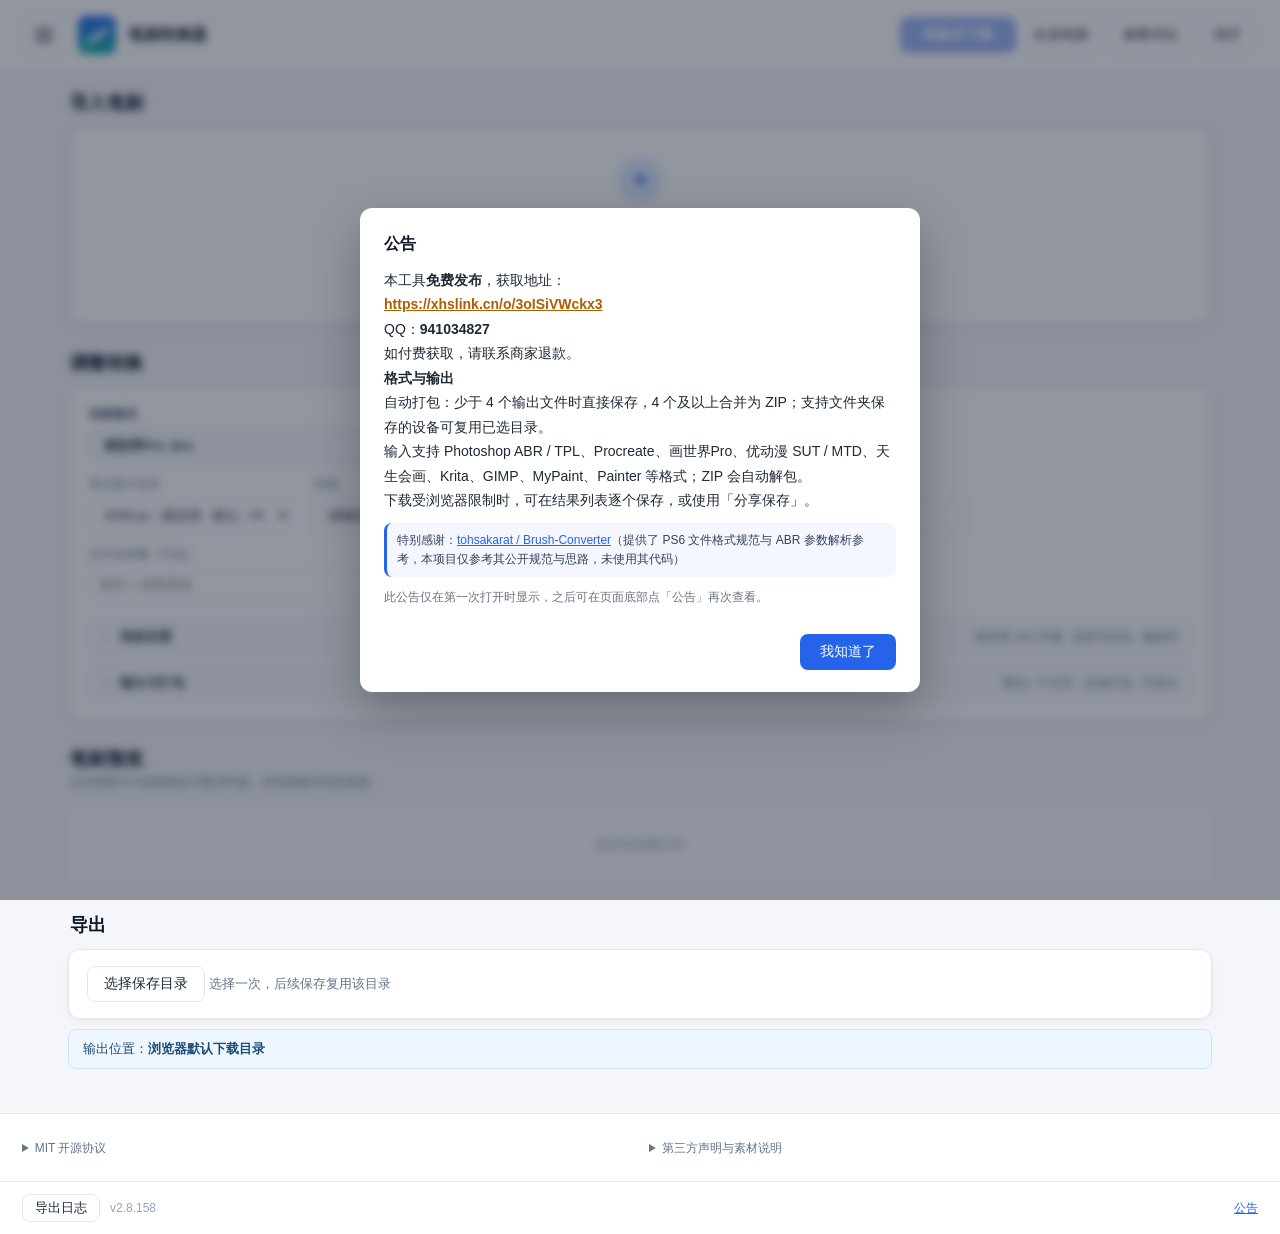
<file: index.html>
<!DOCTYPE html>
<html lang="zh-CN">
<head>
<meta charset="utf-8">
<meta name="viewport" content="width=device-width, initial-scale=1, viewport-fit=cover">
<title>笔刷转换器 · ABR / Procreate → 画世界Pro .bru</title>
<meta name="theme-color" content="#2563eb">
<link rel="manifest" href="manifest.webmanifest">
<meta name="mobile-web-app-capable" content="yes">
<meta name="apple-mobile-web-app-capable" content="yes">
<meta name="apple-mobile-web-app-status-bar-style" content="default">
<meta name="apple-mobile-web-app-title" content="笔刷转换器">
<link rel="apple-touch-icon" sizes="180x180" href="img/icon-180.png">
<link rel="icon" type="image/png" sizes="192x192" href="img/icon-192.png">
<link rel="stylesheet" href="./css/style.css">
</head>
<body>
<header class="topbar">
  <div class="brand">
    <button type="button" id="workspaceMenu" class="btn ghost" aria-label="工作区侧边栏" aria-expanded="false" aria-controls="workspaceNav"><span class="menu-bars" aria-hidden="true"></span></button>
    <div class="logo"><img src="img/icon-192.png" alt=""></div>
    <div>
      <h1>笔刷转换器</h1>
    </div>
  </div>
  <div class="actions">
    <button id="btnConvert" class="btn primary convert-top" disabled>转换并下载</button>
    <button id="btnCancel" class="btn ghost" style="display:none">取消</button>
    <div class="nav-row" data-nav-row="1">
      <button id="btnSelectAll" class="btn ghost" title="全选/取消全选所有笔刷">全选笔刷</button>
      <button id="btnCompare" class="btn ghost" title="查看原参数与目标格式的对比">参数对比</button>
    </div>
    <div class="nav-row" data-nav-row="2">
      <button id="btnShare" class="btn ghost" title="分享/保存到文件（iOS 可用）">分享保存</button>
      <button id="btnClear" class="btn ghost" title="清空列表">清空</button>
    </div>
  </div>
</header>

<div class="workspace-shell">
  <nav id="workspaceNav" class="workspace-nav" aria-label="工作区" inert>
    <div class="workspace-nav-inner">
    <div class="workspace-nav-title" aria-hidden="true">工作区</div>
    <button type="button" id="workspaceConvert" class="workspace-nav-item" aria-current="page" aria-controls="conversionWorkspace">
      <svg viewBox="0 0 24 24" fill="none" stroke="currentColor" stroke-width="1.7" stroke-linecap="round" stroke-linejoin="round" aria-hidden="true"><path d="M4 7h15m-4-4 4 4-4 4M20 17H5m4-4-4 4 4 4"/></svg>
      <span>笔刷转换</span>
    </button>
    <button type="button" id="workspaceMake" class="workspace-nav-item" aria-controls="studioWorkspace">
      <svg viewBox="0 0 24 24" fill="none" stroke="currentColor" stroke-width="1.7" stroke-linecap="round" stroke-linejoin="round" aria-hidden="true"><path d="m12 14 7-7a2.1 2.1 0 0 0-3-3l-7 7m3 3-3-3m3 3a4 4 0 0 1-4 6H3c1.4-1 2-2.2 2-4a3.5 3.5 0 0 1 4-5"/></svg>
      <span>素材制笔</span>
    </button>
    </div>
  </nav>
  <div id="workspaceScrim" aria-hidden="true"></div>
  <div id="workspaceContent" class="workspace-main">
<main>
  <div id="conversionWorkspace">
  <section id="step1" class="step">
    <div class="step-head">
      <div class="step-title"><h2>导入笔刷</h2></div>
    </div>
    <section id="dropzone" class="dropzone">
      <div class="dz-inner">
        <div class="dz-icon">＋</div>
        <p class="dz-title">拖入笔刷文件，或点击选择</p>
        <p class="dz-sub">支持多选文件、文件夹或 ZIP（保留子文件夹结构）</p>
        <button id="btnPickFolder" type="button" class="btn ghost dz-folder-btn">选择文件夹</button>
        <input id="folderInput" type="file" webkitdirectory directory multiple hidden>
        <!-- Do not restrict accept: iOS document pickers can gray out custom brush types. The parser validates selected files. -->
        <input id="fileInput" type="file" multiple hidden>
      </div>
    </section>

    <div class="step-head step-head-tight">
      <div class="step-title"><h2>调整转换</h2></div>
    </div>
    <section id="options" class="options card">
      <div class="opt opt-target">
        <label>目标格式</label>
        <select id="optTarget">
          <optgroup label="画世界Pro">
            <option value="bru" selected>画世界Pro .bru</option>
          </optgroup>
          <optgroup label="Photoshop">
            <option value="abr">Photoshop .abr</option>
            <option value="tpl">Photoshop 工具预设 .tpl</option>
          </optgroup>
          <optgroup label="Procreate">
            <option value="brushset">Procreate .brushset</option>
            <option value="brush">Procreate .brush</option>
          </optgroup>
          <optgroup label="优动漫 / CLIP STUDIO PAINT">
            <option value="udongman">优动漫 CSP .abr（兼容）</option>
            <option value="udongman_sut">CLIP STUDIO PAINT / 优动漫 .sut（原生保留·重建实验）</option>
            <option value="udongman_mtd">优动漫 .mtd 绘画助手包（实验·内含 .sut）</option>
          </optgroup>
          <optgroup label="其他软件">
            <option value="gopaint">华为天生会画 .gobrush（画世界不认）</option>
            <option value="gopaint_set">华为天生会画 .gobrushes（成组）</option>
            <option value="sai2">SAI2 散布（可直接拖进 SAI2）</option>
            <option value="kbundle">Krita .bundle</option>
            <option value="gbr">GIMP .gbr</option>
            <option value="gih">GIMP .gih</option>
            <option value="myb">MyPaint .myb</option>
            <option value="painter">Corel Painter</option>
            <option value="medibang">MediBang 笔刷包</option>
            <option value="mbini">MediBang 云包</option>
          </optgroup>
          <optgroup label="图片 / 批量">
            <option value="png">笔尖 PNG（MediBang）</option>
            <option value="texture_png">纹理 PNG（导出笔刷纹理灰度图）</option>
            <option value="all">全部格式（自动打包）</option>
          </optgroup>
        </select>
      </div>
      <div class="opt">
        <label>笔尖最大边长</label>
        <select id="optTipSize">
          <option value="256">256 px（文件小）</option>
          <option value="384">384 px</option>
          <option value="512">512 px（文件更小）</option>
          <option value="1024">1024 px（最清晰）</option>
          <option value="2048" selected>2048 px（最还原 · 默认；Procreate 等格式的硬上限）</option>
        </select>
      </div>
      <div class="opt">
        <label>压感</label>
        <select id="optPressure">
          <option value="auto" selected>跟随原笔刷</option>
          <option value="on">全部开启</option>
          <option value="off">全部关闭</option>
        </select>
      </div>
      <div class="opt">
        <label>整体尺寸倍数</label>
        <input id="optSizeScale" type="number" min="0.1" max="10" step="0.1" value="1">
      </div>
      <div class="opt">
        <label>统一间距（%）</label>
        <input id="optSpacing" type="number" min="1" max="1000" step="1" placeholder="留空 = 原样">
      </div>
      <div class="opt grow">
        <label>文件名前缀（可选）</label>
        <input id="optPrefix" type="text" placeholder="留空 = 保留原名">
      </div>

      <!-- 设置分组（第197轮）：高级设置在上（格式专属 / 还原与近似 / 素材库），输出与打包在下；两组默认收起。
      格式专属面板按 data-for 跟随目标格式显示，由 app.js 的 initOptionGroups() 控制。 -->
      <div class="opt-groups">
        <details class="advanced-opts opt-group" id="advOpts">
          <summary><span class="og-title">高级设置</span><span class="og-changed" hidden></span><span class="og-sum" id="advSum"></span></summary>
          <div class="og-body">
            <div class="og-sec">
              <div class="opt-section">格式专属</div>
              <div class="fmt-panel" data-for="bru all">
                <div class="fmt-title">画世界 .bru 专属</div>
                <div class="opt-row">
                  <div class="opt">
                    <label>双笔刷写法</label>
                    <select id="optBruEmbed">
                      <option value="1" selected>内嵌单支（原生3.0，推荐）</option>
                      <option value="0">主笔+辅助条目（旧写法）</option>
                    </select>
                    <div class="hint">旧写法会在列表里多出一支辅助笔刷</div>
                  </div>
                  <div class="opt">
                    <label>单独文件模式下的双笔刷</label>
                    <select id="optDualPair">
                      <option value="1" selected>输出主笔+第二支（原生双重笔刷）</option>
                      <option value="0">合成进单一笔尖</option>
                    </select>
                    <div class="hint">只在「每支笔刷单独文件」时生效</div>
                  </div>
                  <div class="opt">
                    <label>真纹理（纹理层）</label>
                    <select id="optBruTex">
                      <option value="off" selected>关（只烘焙，默认）</option>
                      <option value="auto">开：叠加内置沙纸（真颗粒）</option>
                      <option value="pt24">开：沙纸（细颗粒）</option>
                    </select>
                    <div class="hint">开启后建议先下载下面的纹理库</div>
                  </div>
                  <div class="opt">
                    <label>笔迹浓度</label>
                    <select id="optBruDensity">
                      <option value="off" selected>保持原不透明度（默认）</option>
                      <option value="auto">实验浓度归一（会调整不透明度）</option>
                    </select>
                  </div>
                  <div class="opt">
                    <label>描边笔刷（Procreate 焦边）</label>
                    <select id="optBurntOutline">
                      <option value="outline" selected>自动加深色描边（默认）</option>
                      <option value="both">出两个版本（原样 + 描边版）</option>
                      <option value="off">不加（保持原样）</option>
                    </select>
                    <div class="hint">画世界没有焦边，用双笔模拟：芯跟画笔颜色，框固定深色</div>
                  </div>
                </div>
              </div>
              <div class="fmt-panel" data-for="abr tpl all">
                <div class="fmt-title">Photoshop .abr / .tpl 专属</div>
                <div class="opt-row">
                  <div class="opt">
                    <label>纹理怎么带过去</label>
                    <select id="optTextureMode">
                      <option value="pattern" selected>PAT 自动关联（默认，可调纹理）</option>
                      <option value="bake">烘焙进笔尖 + 附纹理合集（备用）</option>
                    </select>
                    <div class="hint">自动关联：先在 PS 导入 PAT，再导入笔刷</div>
                  </div>
                </div>
              </div>
              <div class="fmt-panel" data-for="gopaint gopaint_set all">
                <div class="fmt-title">天生会画专属</div>
                <div class="opt-row">
                  <div class="opt">
                    <label>默认散布</label>
                    <select id="optGoScatter">
                      <option value="auto">跟随原笔刷散布</option>
                      <option value="0">0</option>
                      <option value="15">15</option>
                      <option value="30">30</option>
                      <option value="45">45</option>
                    </select>
                    <div class="hint">原笔刷没有散布信息时用这个值</div>
                  </div>
                </div>
              </div>
              <div class="fmt-panel" data-for="sai2 all">
                <div class="fmt-title">SAI2 专属</div>
                <div class="opt-row">
                  <div class="opt opt-sai2dir" id="sai2DirRow" hidden>
                    <label>SAI2 笔刷文件夹（桌面版）</label>
                    <div class="shapelib-btns">
                      <button id="btnSai2Detect" type="button" class="btn ghost">重新检测</button>
                      <button id="btnSai2Choose" type="button" class="btn ghost">选择文件夹</button>
                    </div>
                    <label class="sai2-auto"><input id="chkSai2Auto" type="checkbox" checked> 输出 SAI2 笔刷时自动写入这个文件夹</label>
                    <div id="sai2DirText" class="hint">正在检测…</div>
                  </div>
                  <div class="opt opt-sai2list" id="sai2ListPanel" hidden>
                    <label>本机 SAI2 已有笔刷 <span id="sai2ListCount" class="hint-inline"></span></label>
                    <div class="sai2-list-actions">
                      <button id="btnSai2ListRefresh" type="button" class="btn ghost">重新读取</button>
                      <input id="sai2ListSearch" type="search" placeholder="搜索名字" autocomplete="off">
                    </div>
                    <div id="sai2ListBody" class="sai2-list-body"></div>
                    <div id="sai2ListHint" class="hint">目标格式选 SAI2 时会自动读取这个列表</div>
                  </div>
                </div>
              </div>
              <div class="hint fmt-none" id="fmtNone" hidden>当前目标格式没有专属设置</div>
            </div>

            <div class="og-sec">
              <div class="opt-section">还原与近似</div>
              <div class="opt-row">
                <div class="opt">
                  <label>还原优先</label>
                  <select id="optFidelity">
                    <option value="on" selected>开启（默认，同格式字节级保留）</option>
                    <option value="off">关闭（强制重建笔刷）</option>
                  </select>
                  <div class="hint">同格式转同格式时不重新生成，保留原文件</div>
                </div>
                <div class="opt">
                  <label>纹理烘焙进笔尖</label>
                  <select id="optGrainBake">
                    <option value="on" selected>开启（烘进笔尖）</option>
                    <option value="off">关闭（纯净笔尖）</option>
                  </select>
                  <div class="hint">目标格式带不了纹理时，把纹理近似烘进笔尖</div>
                </div>
                <div class="opt">
                  <label>双笔刷合成（近似）</label>
                  <select id="optDualBake">
                    <option value="1" selected>开启（无原生双笔刷的目标使用近似）</option>
                    <option value="0">关闭（无原生支持时仅保留主笔）</option>
                  </select>
                  <div class="hint">目标软件没有双笔刷时：把副笔叠进主笔尖</div>
                </div>
                <div class="opt">
                  <label>散布换算系数（× 源值）</label>
                  <select id="optScatterScale">
                    <option value="auto" selected>按来源（Procreate等比例，PS使用校准系数）</option>
                    <option value="5">5%（更小）</option>
                    <option value="10">10%（很小）</option>
                    <option value="15">15%</option>
                    <option value="20">20%</option>
                    <option value="30">30%</option>
                    <option value="50">50%</option>
                    <option value="100">100%（等比例）</option>
                  </select>
                </div>
              </div>
            </div>

            <div class="og-sec">
              <div class="opt-section">素材库</div>
              <div class="opt-row">
                <div class="opt opt-shapelib">
                  <label>内置笔尖图库（可选，Procreate 缺图时用）</label>
                  <div class="shapelib-btns">
                    <button id="btnShapeLibDir" type="button" class="btn ghost">选择图库文件夹</button>
                    <button id="btnShapeLib" type="button" class="btn ghost">选择图库 ZIP / 图片</button>
                  </div>
                  <div id="shapeLibText" class="hint">未加载：缺图时只能用合成圆头</div>
                  <button id="btnShapeLibDownload" type="button" class="btn ghost" hidden>下载图库包（32MB）</button>
                  <button id="btnShapeLibDownloadFull" type="button" class="btn ghost" hidden title="高清图库约 577MB，手机空间紧张时用上面的 63MB 版">下载高清图库包（577MB）</button>
                  <div id="shapeLibStore" class="hint" hidden></div>
                  <button id="btnShapeLibClear" type="button" class="btn ghost" hidden>删除已下载的图库</button>
                  <button id="btnShapeLibVerify" type="button" class="btn ghost" hidden>检查图库</button>
                  <input id="shapeLibInput" type="file" accept=".zip,image/png,image/jpeg" multiple hidden>
                  <input id="shapeLibDirInput" type="file" webkitdirectory directory multiple hidden>
                </div>
                <div class="opt opt-shapelib">
                  <label>画世界内置素材库（可选）</label>
                  <div class="shapelib-btns">
                    <button id="btnHsjDownload" type="button" class="btn ghost">下载笔尖库（14MB）</button>
                    <button id="btnHsjTexDownload" type="button" class="btn ghost">下载纹理库（31MB）</button>
                  </div>
                  <div id="hsjLibText" class="hint">画世界内置笔尖库（可选）：画世界 BRU 的内置笔尖（ps*）需要它来回填原图</div>
                  <div id="hsjTexText" class="hint">画世界内置纹理库（可选）：BRU 的纹理（pt*，156 张）需要它补上纹理像素</div>
                </div>
              </div>
            </div>
          </div>
        </details>

        <details class="opt-group" id="outOpts">
          <summary><span class="og-title">输出与打包</span><span class="og-changed" hidden></span><span class="og-sum" id="outSum"></span></summary>
          <div class="og-body">
            <div class="opt-row">
              <div class="opt">
                <label>输出方式</label>
                <select id="optMode">
                  <option value="pack" selected>整包一个文件（推荐）</option>
                  <option value="single">每支笔刷单独文件</option>
                </select>
              </div>
              <div class="opt">
                <label>输出形式</label>
                <select id="optPack">
                  <option value="zip" selected>自动打包</option>
                  <option value="files">直接输出文件</option>
                </select>
                <div class="hint">直接输出：桌面版选文件夹，安卓存到 下载/画世界笔刷</div>
              </div>
              <div class="opt">
                <label>每 N 支一个包</label>
                <select id="optBatchN">
                  <option value="0" selected>不拆分（全部一个包）</option>
                  <option value="20">20 支/包</option>
                  <option value="50">50 支/包</option>
                  <option value="100">100 支/包</option>
                  <option value="200">200 支/包</option>
                </select>
              </div>
              <div class="opt">
                <label>大输出自动分卷（>200MB）</label>
                <select id="optAutoBatch">
                  <option value="1" selected>是（自动拆成多个 ZIP）</option>
                  <option value="0">否（单文件）</option>
                </select>
              </div>
              <div class="opt">
                <label>ZIP 内按来源分文件夹</label>
                <select id="optGroup">
                  <option value="0" selected>否（扁平，方便导入）</option>
                  <option value="1">是（ZIP 内按来源分文件夹）</option>
                </select>
                <div class="hint" id="optGroupHint">选「每支笔刷单独文件」后可用</div>
              </div>
              <div class="opt">
                <label>附带参数对比页</label>
                <select id="optCompareReport">
                  <option value="0" selected>不生成（默认）</option>
                  <option value="1">生成 参数对比.html</option>
                </select>
              </div>
            </div>
          </div>
        </details>

        <div class="opt-foot" id="optFoot" hidden>
          <span id="optChangedText"></span>
          <button id="btnOptReset" type="button" class="btn tiny ghost">恢复默认</button>
        </div>
      </div>
    </section>

    <div class="step-head step-head-tight">
      <div class="step-title"><h2>笔刷预览</h2><p class="step-sub">点击笔刷卡片或笔刷名可取消勾选，支持搜索与特征筛选</p></div>
    </div>
    <div id="previewToolbar" class="preview-toolbar card" hidden>
      <div class="pt-left">
        <span id="previewSummary" class="pt-summary">共 0 个文件 · 已选 0 / 0 支</span>
        <div class="pt-filters" role="group" aria-label="筛选笔刷">
          <button type="button" class="pt-pill active" data-filter="all">全部</button>
          <button type="button" class="pt-pill" data-filter="dual">双笔刷</button>
          <button type="button" class="pt-pill" data-filter="textured">含纹理</button>
          <button type="button" class="pt-pill" data-filter="synth">合成圆头</button>
        </div>
      </div>
      <div class="pt-right">
        <input id="brushSearch" class="pt-search" type="search" placeholder="搜索笔刷名称…" autocomplete="off">
        <button id="btnInvertSel" type="button" class="btn tiny ghost" title="反选当前列表中的笔刷">反选</button>
      </div>
    </div>
    <section id="files" class="files"></section>
    <section id="empty" class="empty">还没有加载文件</section>
  </section>
  </div>

  <section id="studioWorkspace" class="step" aria-labelledby="studioTitle" hidden>
    <div class="step-head">
      <div class="step-title"><h2 id="studioTitle">素材制笔</h2></div>
    </div>
    <div class="studio-grid">
      <section class="studio-panel card" aria-label="素材与笔刷设置">
        <div class="studio-format-control">
          <label class="opt">目标格式<select id="studioFormat"></select></label>
          <p id="studioFormatHint" class="hint"></p>
        </div>
        <div id="studioDrop" class="studio-drop">
          <button type="button" id="studioPick" class="btn ghost">选择图片</button>
          <input id="studioFile" type="file" accept=".png,.jpg,.jpeg,.webp" multiple hidden>
          <p class="hint">可同时选择或拖入多张 PNG、JPG、WebP</p>
        </div>
        <label class="opt studio-queue" for="studioQueue"><span id="studioCount">笔刷列表 · 0 支</span>
          <select id="studioQueue" size="4" disabled></select>
        </label>
        <button type="button" id="studioRemove" class="btn tiny ghost" disabled>移除当前笔刷</button>
        <p id="studioStatus" class="hint studio-status" role="status">导入图片开始制作</p>
        <fieldset id="studioSettings" class="studio-settings" disabled aria-label="当前笔刷参数">
          <label class="opt">笔刷名称<input id="studioName" type="text" maxlength="120"></label>
          <label class="opt">笔尖提取
            <select id="studioMask">
              <option value="auto">自动</option>
              <option value="alpha">按透明度</option>
              <option value="dark">提取深色</option>
            </select>
          </label>
          <div id="studioParameterGroups" class="studio-parameter-groups"></div>
          <button type="button" id="studioAdd" class="btn ghost" disabled>将当前笔刷加入转换列表</button>
        </fieldset>
      </section>
      <section class="studio-panel card" aria-label="预览与试画">
        <div class="studio-previews">
          <figure>
            <figcaption>笔尖预览</figcaption>
            <div class="studio-tip"><canvas id="studioTip" width="1" height="1" aria-label="笔尖形状"></canvas></div>
          </figure>
          <figure>
            <figcaption>笔迹预览</figcaption>
            <canvas id="studioStroke" width="320" height="112" aria-label="笔刷连续笔迹"></canvas>
          </figure>
        </div>
        <div class="studio-trial-head">
          <h3>试画画布</h3>
          <button type="button" id="studioClear" class="btn ghost" disabled>清空画布</button>
        </div>
        <canvas id="studioTrial" width="1200" height="480" aria-label="用鼠标、触控笔或手指试画"></canvas>
        <p class="hint">在画布上拖动，预览笔刷的大致效果。</p>
      </section>
    </div>
    <section class="studio-panel studio-export card" aria-label="制作与打包">
      <label class="opt">笔刷包名称<input id="studioPackName" type="text" value="自制笔刷" maxlength="120"></label>
      <label class="opt">笔尖最大边长
        <select id="studioTipLimit">
          <option value="256">256 px</option>
          <option value="512">512 px</option>
          <option value="1024">1024 px</option>
          <option value="2048" selected>2048 px</option>
        </select>
      </label>
      <div class="studio-export-actions">
        <button type="button" id="studioExport" class="btn primary" disabled>制作并下载</button>
        <button type="button" id="studioCancel" class="btn ghost" hidden>取消</button>
      </div>
    </section>
  </section>

  <section id="step3" class="step">
    <div class="step-head">
      <div class="step-title"><h2>导出</h2></div>
    </div>
    <div id="exportRow" class="export-row card" hidden>
      <div id="saveDirectoryControls" class="outpath inline" hidden><button id="btnSaveDirectory" class="btn ghost">选择保存目录</button> <span id="saveDirectoryText">选择一次，后续保存复用该目录</span></div>
    </div>
    <div id="outPath" class="outpath">输出位置：<span id="outPathText">转换后显示保存目录</span></div>
    <section id="resultPanel" class="outpath" style="display:none">
      <div class="result-head">结果文件</div>
      <button id="btnShareResult" class="btn ghost" hidden>分享保存</button>
      <div id="resultList" class="result-list"></div>
    </section>
    <!-- #264 转换提示以前只活在几秒的 toast 里，过后就找不回了：这里常驻一份，可看全部 -->
    <section id="warnPanel" class="outpath" style="display:none">
      <div class="result-head" id="warnHead">转换提示</div>
      <div id="warnList" class="result-list"></div>
      <button id="btnWarnClose" class="btn ghost" type="button">知道了</button>
    </section>
    <div id="precheck" class="outpath" style="display:none"></div>
  </section>
  <div id="progress" class="progress hidden"><div class="bar"></div><span class="ptext"></span></div>
</main>

<section class="footer-extra" aria-label="检查更新与声明">
  <section id="updateLinks" class="update-links" hidden aria-label="新版本下载方式">
    <div class="ul-head">发现新版本 <b id="ulVer"></b> · 任选一种方式获取</div>
    <div class="ul-btns">
      <button id="ulSite" type="button" class="btn ghost">GitHub 下载页</button>
      <button id="ulBaidu" type="button" class="btn ghost">百度网盘（提取码 i782）</button>
      <button id="ulQuark" type="button" class="btn ghost">夸克网盘</button>
      <button id="ulQuarkCode" type="button" class="btn ghost">复制夸克口令</button>
    </div>
    <div id="ulHint" class="hint"></div>
  </section>
  <div class="footer-legal">
          <details class="license-notice"><summary>MIT 开源协议</summary><pre id="mitLicense">MIT License

Copyright (c) 2026 BrushConv contributors

Permission is hereby granted, free of charge, to any person obtaining a copy
of this software and associated documentation files (the "Software"), to deal
in the Software without restriction, including without limitation the rights
to use, copy, modify, merge, publish, distribute, sublicense, and/or sell
copies of the Software, and to permit persons to whom the Software is
furnished to do so, subject to the following conditions:

The above copyright notice and this permission notice shall be included in all
copies or substantial portions of the Software.

THE SOFTWARE IS PROVIDED "AS IS", WITHOUT WARRANTY OF ANY KIND, EXPRESS OR
IMPLIED, INCLUDING BUT NOT LIMITED TO THE WARRANTIES OF MERCHANTABILITY,
FITNESS FOR A PARTICULAR PURPOSE AND NONINFRINGEMENT. IN NO EVENT SHALL THE
AUTHORS OR COPYRIGHT HOLDERS BE LIABLE FOR ANY CLAIM, DAMAGES OR OTHER
LIABILITY, WHETHER IN AN ACTION OF CONTRACT, TORT OR OTHERWISE, ARISING FROM,
OUT OF OR IN CONNECTION WITH THE SOFTWARE OR THE USE OR OTHER DEALINGS IN THE
SOFTWARE.
</pre></details>
          <details class="license-notice"><summary>第三方声明与素材说明</summary><pre id="thirdPartyLicense">BrushConv 第三方声明与素材说明

范围
本项目的原创程序代码采用 MIT 协议，见 LICENSE / app/LICENSE.txt。
MIT 不替代第三方库原有许可，不授予第三方笔刷、图片、商标或商业软件的权利。

原图和模板
Procreate、画世界Pro、Photoshop、CLIP STUDIO PAINT / 优动漫、天生会画、Krita 等名称属于各自权利人。
图库 ZIP、core/hsj-shapes.js 内嵌原图，以及 core/*Template.js 中的外部软件样本/二进制模板和 test/fixtures、research 下的外来样本，不在本项目原创代码 MIT 授权范围内。
其中原创的解析、读写与模板处理代码仍按 MIT 授权。素材、样本和模板的来源及再分发权限应单独核对；本文件不声称已取得所有素材的再许可。
用户导入/转换的笔刷及纹理权利不因使用本工具而改变。项目协议不授权传播他人的笔刷。

pako 2.1.0 — MIT AND Zlib
来源：https://github.com/nodeca/pako/tree/2.1.0
文件：core/pako.min.js。以下保留上游 MIT 与 Zlib 原文。
(The MIT License)

Copyright (C) 2014-2017 by Vitaly Puzrin and Andrei Tuputcyn

Permission is hereby granted, free of charge, to any person obtaining a copy
of this software and associated documentation files (the "Software"), to deal
in the Software without restriction, including without limitation the rights
to use, copy, modify, merge, publish, distribute, sublicense, and/or sell
copies of the Software, and to permit persons to whom the Software is
furnished to do so, subject to the following conditions:

The above copyright notice and this permission notice shall be included in
all copies or substantial portions of the Software.

THE SOFTWARE IS PROVIDED "AS IS", WITHOUT WARRANTY OF ANY KIND, EXPRESS OR
IMPLIED, INCLUDING BUT NOT LIMITED TO THE WARRANTIES OF MERCHANTABILITY,
FITNESS FOR A PARTICULAR PURPOSE AND NONINFRINGEMENT. IN NO EVENT SHALL THE
AUTHORS OR COPYRIGHT HOLDERS BE LIABLE FOR ANY CLAIM, DAMAGES OR OTHER
LIABILITY, WHETHER IN AN ACTION OF CONTRACT, TORT OR OTHERWISE, ARISING FROM,
OUT OF OR IN CONNECTION WITH THE SOFTWARE OR THE USE OR OTHER DEALINGS IN
THE SOFTWARE.

Zlib notice:
'use strict';

// (C) 1995-2013 Jean-loup Gailly and Mark Adler
// (C) 2014-2017 Vitaly Puzrin and Andrey Tupitsin
//
// This software is provided 'as-is', without any express or implied
// warranty. In no event will the authors be held liable for any damages
// arising from the use of this software.
//
// Permission is granted to anyone to use this software for any purpose,
// including commercial applications, and to alter it and redistribute it
// freely, subject to the following restrictions:
//
// 1. The origin of this software must not be misrepresented; you must not
//   claim that you wrote the original software. If you use this software
//   in a product, an acknowledgment in the product documentation would be
//   appreciated but is not required.
// 2. Altered source versions must be plainly marked as such, and must not be
//   misrepresented as being the original software.
// 3. This notice may not be removed or altered from any source distribution.


JPEG encoder / jpeg-js — BSD-3-Clause
来源：https://github.com/jpeg-js/jpeg-js/tree/v0.4.4
文件：core/jpegEncode.js，由上游编码器改写为 Uint8Array 接口，保留以下上游版权及条件。

Copyright (c) 2014, Eugene Ware
All rights reserved.
  
Redistribution and use in source and binary forms, with or without
modification, are permitted provided that the following conditions are met:  

1. Redistributions of source code must retain the above copyright
   notice, this list of conditions and the following disclaimer.  
2. Redistributions in binary form must reproduce the above copyright
   notice, this list of conditions and the following disclaimer in the
   documentation and/or other materials provided with the distribution.  
3. Neither the name of Eugene Ware nor the names of its contributors
   may be used to endorse or promote products derived from this software
   without specific prior written permission.  
  
THIS SOFTWARE IS PROVIDED BY EUGENE WARE ''AS IS'' AND ANY
EXPRESS OR IMPLIED WARRANTIES, INCLUDING, BUT NOT LIMITED TO, THE IMPLIED
WARRANTIES OF MERCHANTABILITY AND FITNESS FOR A PARTICULAR PURPOSE ARE
DISCLAIMED. IN NO EVENT SHALL EUGENE WARE BE LIABLE FOR ANY
DIRECT, INDIRECT, INCIDENTAL, SPECIAL, EXEMPLARY, OR CONSEQUENTIAL DAMAGES
(INCLUDING, BUT NOT LIMITED TO, PROCUREMENT OF SUBSTITUTE GOODS OR SERVICES;
LOSS OF USE, DATA, OR PROFITS; OR BUSINESS INTERRUPTION) HOWEVER CAUSED AND
ON ANY THEORY OF LIABILITY, WHETHER IN CONTRACT, STRICT LIABILITY, OR TORT
(INCLUDING NEGLIGENCE OR OTHERWISE) ARISING IN ANY WAY OUT OF THE USE OF THIS
SOFTWARE, EVEN IF ADVISED OF THE POSSIBILITY OF SUCH DAMAGE.

/*
  Copyright (c) 2008, Adobe Systems Incorporated
  All rights reserved.

  Redistribution and use in source and binary forms, with or without 
  modification, are permitted provided that the following conditions are
  met:

  * Redistributions of source code must retain the above copyright notice, 
    this list of conditions and the following disclaimer.
  
  * Redistributions in binary form must reproduce the above copyright
    notice, this list of conditions and the following disclaimer in the 
    documentation and/or other materials provided with the distribution.
  
  * Neither the name of Adobe Systems Incorporated nor the names of its 
    contributors may be used to endorse or promote products derived from 
    this software without specific prior written permission.

  THIS SOFTWARE IS PROVIDED BY THE COPYRIGHT HOLDERS AND CONTRIBUTORS "AS
  IS" AND ANY EXPRESS OR IMPLIED WARRANTIES, INCLUDING, BUT NOT LIMITED TO,
  THE IMPLIED WARRANTIES OF MERCHANTABILITY AND FITNESS FOR A PARTICULAR
  PURPOSE ARE DISCLAIMED. IN NO EVENT SHALL THE COPYRIGHT OWNER OR 
  CONTRIBUTORS BE LIABLE FOR ANY DIRECT, INDIRECT, INCIDENTAL, SPECIAL,
  EXEMPLARY, OR CONSEQUENTIAL DAMAGES (INCLUDING, BUT NOT LIMITED TO,
  PROCUREMENT OF SUBSTITUTE GOODS OR SERVICES; LOSS OF USE, DATA, OR
  PROFITS; OR BUSINESS INTERRUPTION) HOWEVER CAUSED AND ON ANY THEORY OF
  LIABILITY, WHETHER IN CONTRACT, STRICT LIABILITY, OR TORT (INCLUDING
  NEGLIGENCE OR OTHERWISE) ARISING IN ANY WAY OUT OF THE USE OF THIS
  SOFTWARE, EVEN IF ADVISED OF THE POSSIBILITY OF SUCH DAMAGE.
*/

Electron 31.7.7 — MIT
仅 Windows 发行使用。Chromium 和 Node.js 的各自许可见运行时随附的 LICENSE.electron.txt / LICENSES.chromium.html 等声明。
来源：https://github.com/electron/electron/tree/v31.7.7

Copyright (c) Electron contributors
Copyright (c) 2013-2020 GitHub Inc.

Permission is hereby granted, free of charge, to any person obtaining
a copy of this software and associated documentation files (the
"Software"), to deal in the Software without restriction, including
without limitation the rights to use, copy, modify, merge, publish,
distribute, sublicense, and/or sell copies of the Software, and to
permit persons to whom the Software is furnished to do so, subject to
the following conditions:

The above copyright notice and this permission notice shall be
included in all copies or substantial portions of the Software.

THE SOFTWARE IS PROVIDED "AS IS", WITHOUT WARRANTY OF ANY KIND,
EXPRESS OR IMPLIED, INCLUDING BUT NOT LIMITED TO THE WARRANTIES OF
MERCHANTABILITY, FITNESS FOR A PARTICULAR PURPOSE AND
NONINFRINGEMENT. IN NO EVENT SHALL THE AUTHORS OR COPYRIGHT HOLDERS BE
LIABLE FOR ANY CLAIM, DAMAGES OR OTHER LIABILITY, WHETHER IN AN ACTION
OF CONTRACT, TORT OR OTHERWISE, ARISING FROM, OUT OF OR IN CONNECTION
WITH THE SOFTWARE OR THE USE OR OTHER DEALINGS IN THE SOFTWARE.
</pre></details>
  </div>
</section>

<footer class="footer">
  <div class="footer-tools">
    <button id="btnLog" class="btn ghost" title="导出本次运行日志">导出日志</button>
    <button id="btnCheckUpdate" type="button" class="btn ghost" title="检查更新" aria-label="检查更新"><span class="ico" aria-hidden="true">↻</span><span class="lbl">检查更新</span></button>
    <span id="ver"></span>
    <button id="btnUpdateGo" type="button" class="btn ghost" hidden>刷新页面</button>
    <span id="updateText" class="footer-update-text"></span>
  </div>
</footer>
  </div>
</div>

<div id="compareModal" style="display:none;position:fixed;inset:0;background:rgba(0,0,0,.55);z-index:99;align-items:center;justify-content:center">
  <div style="width:min(1100px,94vw);height:min(86vh,900px);background:#fff;border-radius:12px;overflow:hidden;display:flex;flex-direction:column">
    <div style="padding:10px 14px;border-bottom:1px solid #eee;display:flex;justify-content:space-between;align-items:center">
      <b>参数对比</b><button id="compareClose" class="btn tiny ghost">关闭</button>
    </div>
    <iframe id="compareFrame" style="flex:1;border:0;width:100%"></iframe>
  </div>
</div>

<!-- 公告弹窗：独立小脚本，立即执行、不等主程序加载 -->
<script src="./js/notice.js"></script>
<!-- 主程序：defer 不阻塞首屏渲染，按顺序在解析完后执行 -->
<script defer src="./js/pako.min.js"></script>
<script defer src="./js/util.js"></script>
  <!-- 【第365轮】IR 影子层（Phase 1，生产代码暂不调用，规范见 docs/IR_规范.md） -->
  <script defer src="./js/ir.js"></script>
<script defer src="./js/zlib.js"></script>
<script defer src="./js/png.js"></script>
<script defer src="./js/model-hsjpro.js"></script>
<script defer src="./js/zip.js"></script>
<script defer src="./js/plist.js"></script>
<script defer src="./js/descriptor.js"></script>
<script defer src="./js/bplist.js"></script>
<script defer src="./js/procreateDefaults.js"></script>
<script defer src="./js/sqlite.js"></script>
<script defer src="./js/medibang.js"></script>
<script defer src="./js/medibangIni.js"></script>
<script defer src="./js/gobrush.js"></script>
<script defer src="./js/gobrushWrite.js"></script>
<script defer src="./js/infpainter.js"></script>
<script defer src="./js/sutWrite.js"></script>
<script defer src="./js/udongmanTemplate.js"></script>
<script defer src="./js/cspMaterialTemplate.js"></script>
<script defer src="./js/cspMaterial.js"></script>
<script defer src="./js/csp.js"></script>
<script defer src="./js/gimp.js"></script>
<script defer src="./js/mypaint.js"></script>
<script defer src="./js/kritaPreview.js"></script>
<script defer src="./js/kritaPresetTemplate.js"></script>
<script defer src="./js/kritaPresetTemplatePencil.js"></script>
<script defer src="./js/krita.js"></script>
<script defer src="./js/sai2.js"></script>
<script defer src="./js/sai2read.js"></script>
<script defer src="./js/sai2dat.js"></script>
<script defer src="./js/sai2settings.js"></script>
<script defer src="./js/jpeg.js"></script>
<script defer src="./js/jpegEncode.js"></script>
<script defer src="./js/genericbrush.js"></script>
<script defer src="./js/painterlib.js"></script>
<script defer src="./js/abrUuidPool.js"></script>
<script defer src="./js/abrPatternTemplate.js"></script>
<script defer src="./js/pat.js"></script>
<script defer src="./js/patRead.js"></script>
<script defer src="./js/abr.js"></script>
<script defer src="./js/tplTemplate.js"></script>
<script defer src="./js/tpl.js"></script>
<script defer src="./js/procreate.js"></script>
<script defer src="./js/bru.js"></script>
<script defer src="./js/hsj-textures-lib.js"></script>
<script defer src="./js/convert.js"></script>
<script defer src="./js/update.js"></script>
<script defer src="./js/save-legacy.js"></script>
<script defer src="./js/app.js"></script>
</body>
</html>
</file>
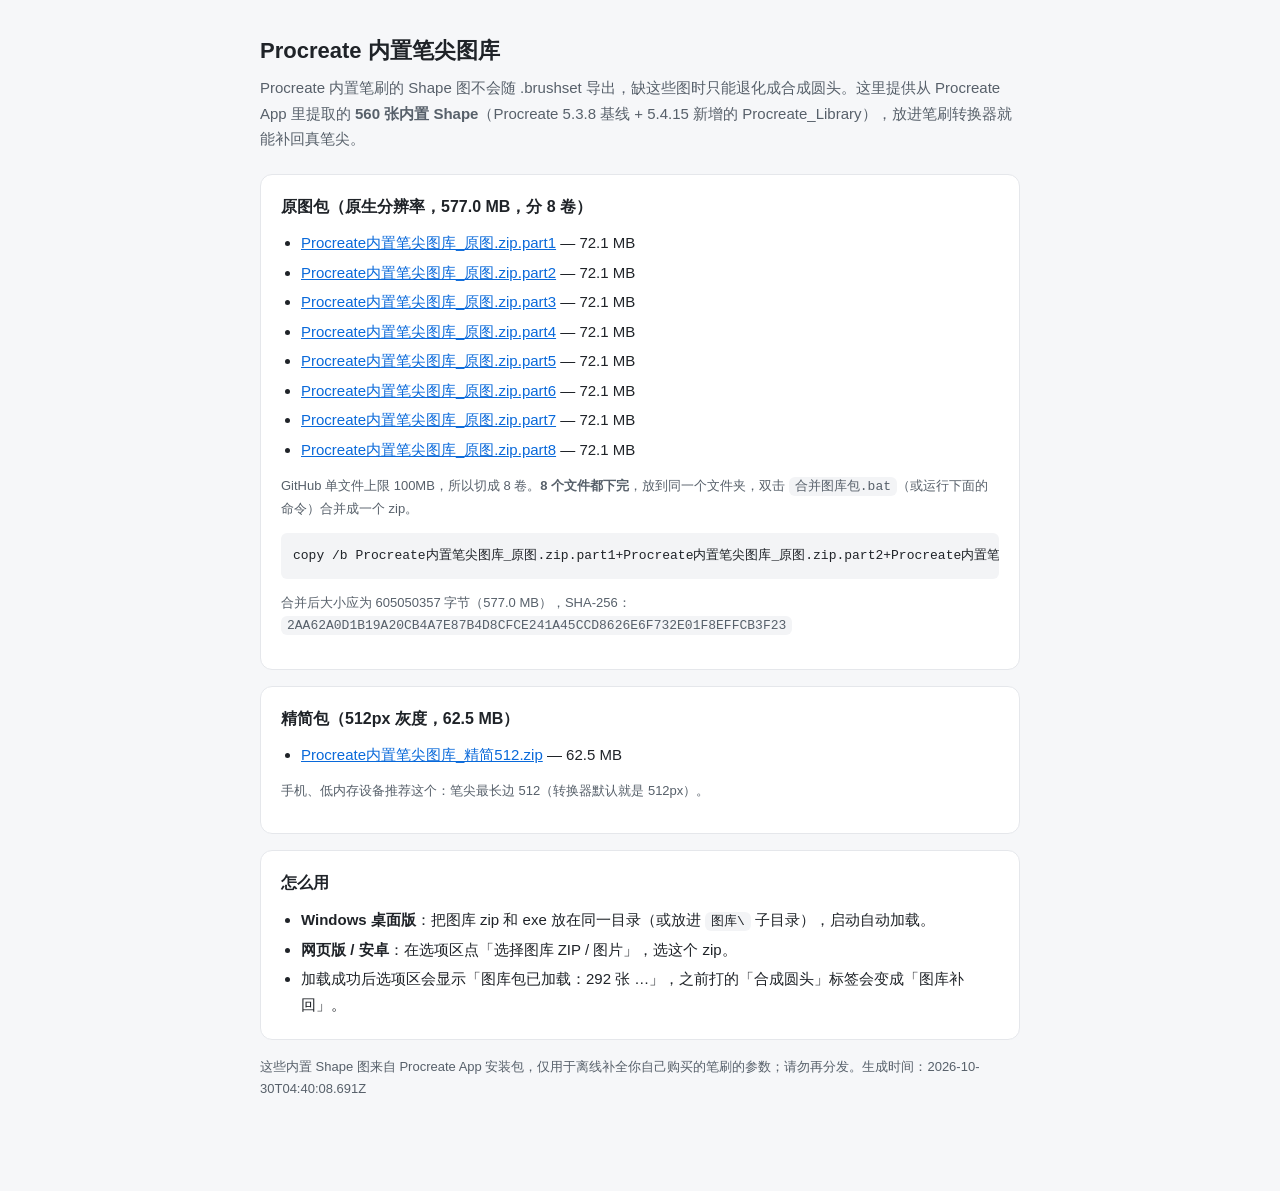
<file: shapes.html>
<!DOCTYPE html>
<html lang="zh-CN">
<head>
<meta charset="utf-8">
<meta name="viewport" content="width=device-width, initial-scale=1">
<title>笔刷转换器 · 内置笔尖图库下载</title>
<style>
  :root { color-scheme: light; }
  body { margin: 0; font: 15px/1.7 -apple-system, "Segoe UI", "Microsoft YaHei", sans-serif; color: #1f2328; background: #f6f7f9; }
  main { max-width: 760px; margin: 32px auto; padding: 0 18px 48px; }
  h1 { font-size: 22px; margin: 0 0 6px; }
  p.sub { color: #57606a; margin: 0 0 22px; }
  .card { background: #fff; border: 1px solid #e5e7eb; border-radius: 12px; padding: 18px 20px; margin-bottom: 16px; }
  .card h2 { font-size: 16px; margin: 0 0 10px; }
  ul { margin: 6px 0 0; padding-left: 20px; }
  li { margin: 4px 0; }
  code, pre { background: #f3f4f6; border-radius: 6px; padding: 2px 6px; font-size: 13px; }
  pre { padding: 12px; overflow: auto; }
  a { color: #0969da; }
  .muted { color: #57606a; font-size: 13px; }
</style>
</head>
<body>
<main>
  <h1>Procreate 内置笔尖图库</h1>
  <p class="sub">Procreate 内置笔刷的 Shape 图不会随 .brushset 导出，缺这些图时只能退化成合成圆头。这里提供从 Procreate App 里提取的 <b>560 张内置 Shape</b>（Procreate 5.3.8 基线 + 5.4.15 新增的 Procreate_Library），放进笔刷转换器就能补回真笔尖。</p>

  <div class="card">
    <h2>原图包（原生分辨率，577.0 MB，分 8 卷）</h2>
    <ul>
      <li><a href="Procreate%E5%86%85%E7%BD%AE%E7%AC%94%E5%B0%96%E5%9B%BE%E5%BA%93_%E5%8E%9F%E5%9B%BE.zip.part1" download>Procreate内置笔尖图库_原图.zip.part1</a> — 72.1 MB</li>
      <li><a href="Procreate%E5%86%85%E7%BD%AE%E7%AC%94%E5%B0%96%E5%9B%BE%E5%BA%93_%E5%8E%9F%E5%9B%BE.zip.part2" download>Procreate内置笔尖图库_原图.zip.part2</a> — 72.1 MB</li>
      <li><a href="Procreate%E5%86%85%E7%BD%AE%E7%AC%94%E5%B0%96%E5%9B%BE%E5%BA%93_%E5%8E%9F%E5%9B%BE.zip.part3" download>Procreate内置笔尖图库_原图.zip.part3</a> — 72.1 MB</li>
      <li><a href="Procreate%E5%86%85%E7%BD%AE%E7%AC%94%E5%B0%96%E5%9B%BE%E5%BA%93_%E5%8E%9F%E5%9B%BE.zip.part4" download>Procreate内置笔尖图库_原图.zip.part4</a> — 72.1 MB</li>
      <li><a href="Procreate%E5%86%85%E7%BD%AE%E7%AC%94%E5%B0%96%E5%9B%BE%E5%BA%93_%E5%8E%9F%E5%9B%BE.zip.part5" download>Procreate内置笔尖图库_原图.zip.part5</a> — 72.1 MB</li>
      <li><a href="Procreate%E5%86%85%E7%BD%AE%E7%AC%94%E5%B0%96%E5%9B%BE%E5%BA%93_%E5%8E%9F%E5%9B%BE.zip.part6" download>Procreate内置笔尖图库_原图.zip.part6</a> — 72.1 MB</li>
      <li><a href="Procreate%E5%86%85%E7%BD%AE%E7%AC%94%E5%B0%96%E5%9B%BE%E5%BA%93_%E5%8E%9F%E5%9B%BE.zip.part7" download>Procreate内置笔尖图库_原图.zip.part7</a> — 72.1 MB</li>
      <li><a href="Procreate%E5%86%85%E7%BD%AE%E7%AC%94%E5%B0%96%E5%9B%BE%E5%BA%93_%E5%8E%9F%E5%9B%BE.zip.part8" download>Procreate内置笔尖图库_原图.zip.part8</a> — 72.1 MB</li>
    </ul>
    <p class="muted">GitHub 单文件上限 100MB，所以切成 8 卷。<b>8 个文件都下完</b>，放到同一个文件夹，双击 <code>合并图库包.bat</code>（或运行下面的命令）合并成一个 zip。</p>
    <pre>copy /b Procreate内置笔尖图库_原图.zip.part1+Procreate内置笔尖图库_原图.zip.part2+Procreate内置笔尖图库_原图.zip.part3+Procreate内置笔尖图库_原图.zip.part4+Procreate内置笔尖图库_原图.zip.part5+Procreate内置笔尖图库_原图.zip.part6+Procreate内置笔尖图库_原图.zip.part7+Procreate内置笔尖图库_原图.zip.part8 Procreate内置笔尖图库_原图.zip</pre>
    <p class="muted">合并后大小应为 605050357 字节（577.0 MB），SHA-256：<code>2AA62A0D1B19A20CB4A7E87B4D8CFCE241A45CCD8626E6F732E01F8EFFCB3F23</code></p>
  </div>

  <div class="card">
    <h2>精简包（512px 灰度，62.5 MB）</h2>
    <ul><li><a href="Procreate%E5%86%85%E7%BD%AE%E7%AC%94%E5%B0%96%E5%9B%BE%E5%BA%93_%E7%B2%BE%E7%AE%80512.zip" download>Procreate内置笔尖图库_精简512.zip</a> — 62.5 MB</li></ul>
    <p class="muted">手机、低内存设备推荐这个：笔尖最长边 512（转换器默认就是 512px）。</p>
  </div>

  <div class="card">
    <h2>怎么用</h2>
    <ul>
      <li><b>Windows 桌面版</b>：把图库 zip 和 exe 放在同一目录（或放进 <code>图库\</code> 子目录），启动自动加载。</li>
      <li><b>网页版 / 安卓</b>：在选项区点「选择图库 ZIP / 图片」，选这个 zip。</li>
      <li>加载成功后选项区会显示「图库包已加载：292 张 …」，之前打的「合成圆头」标签会变成「图库补回」。</li>
    </ul>
  </div>

  <p class="muted">这些内置 Shape 图来自 Procreate App 安装包，仅用于离线补全你自己购买的笔刷的参数；请勿再分发。生成时间：2026-10-30T04:40:08.691Z</p>
</main>
</body>
</html>
</file>
<file: css/style.css>
:root {
  --bg: #f4f6fa;
  --card: #ffffff;
  --text: #1e293b;
  --sub: #64748b;
  --line: #e2e8f0;
  --primary: #2563eb;
  --primary-dark: #1d4ed8;
  --warn-bg: #fffbeb;
  --warn-line: #fde68a;
  --err: #dc2626;
  --shadow-card: 0 1px 3px rgba(15, 23, 42, 0.04), 0 4px 12px rgba(15, 23, 42, 0.03);
  --shadow-hover: 0 4px 14px rgba(37, 99, 235, 0.10);
  --ring: 0 0 0 3px rgba(37, 99, 235, 0.15);
  --serif: Georgia, "Noto Serif SC", "Songti SC", "SimSun", serif;
}
* { box-sizing: border-box; }
/* hidden 必须真的隐藏：.export-row 等比它更具体的 display 会覆盖浏览器默认的 [hidden]，
   导致手机网页上「导出」下面出现一个空白卡片（间距被撑开）。 */
[hidden] { display: none !important; }
html, body { margin: 0; padding: 0; }
html { touch-action: manipulation; -webkit-text-size-adjust: 100%; }
body {
  font-family: -apple-system, BlinkMacSystemFont, "Segoe UI", "PingFang SC", "Microsoft YaHei", sans-serif;
  background: var(--bg);
  color: var(--text);
  font-size: 14px;
  min-height: 100vh;
  display: flex;
  flex-direction: column;
  -webkit-font-smoothing: antialiased;
}
.topbar {
  display: flex;
  align-items: center;
  justify-content: space-between;
  padding: 13px 22px;
  background: rgba(255, 255, 255, 0.92);
  backdrop-filter: blur(12px);
  -webkit-backdrop-filter: blur(12px);
  border-bottom: 1px solid var(--line);
  box-shadow: 0 1px 2px rgba(15, 23, 42, 0.03);
  position: sticky;
  top: 0;
  z-index: 10;
}
.topbar > * + * { margin-left: 16px; }
.brand { display: flex; align-items: center; }
.brand > * + * { margin-left: 12px; }
.logo {
  width: 38px; height: 38px; border-radius: 8px;
  background: linear-gradient(135deg, #2563eb, #0d9488);
  color: #fff; display: flex; align-items: center; justify-content: center;
  overflow: hidden; flex: 0 0 auto;
}
.logo img { width: 100%; height: 100%; object-fit: cover; display: block; }
.brand h1 { font-size: 16px; font-weight: 700; letter-spacing: -0.01em; margin: 0; }
.actions { display: flex; align-items: center; }
.actions > * + * { margin-left: 10px; }
/* 桌面端：次要按钮的分组容器不参与布局（仍是原来的一行按钮） */
.nav-row { display: contents; }
/* 顶栏常驻转换按钮：列表再长也一眼可见 */
.btn.convert-top {
  font-weight: 700;
  padding: 8px 22px;
  box-shadow: 0 2px 6px rgba(37, 99, 235, 0.24);
}
.btn.convert-top:disabled { box-shadow: none; }

main {
  flex: 1;
  width: 100%;
  max-width: 1180px;
  margin: 0 auto;
  padding: 12px 18px 44px;
}
.card {
  background: var(--card);
  border: 1px solid var(--line);
  border-radius: 12px;
  box-shadow: var(--shadow-card);
}

/* ===== 编辑式三步排版 ===== */
.step { margin-top: 26px; }
.step:first-child { margin-top: 8px; }
.step-head {
  display: flex;
  align-items: baseline;
  margin: 0 2px 12px;
}
.step-title h2 {
  margin: 0;
  font-family: var(--serif);
  font-size: 18px;
  font-weight: 700;
  letter-spacing: 0.02em;
  color: #0f172a;
}
/* 同一区块内的小节标题（调整转换 / 笔刷预览）：与上方内容留出间距 */
.step-head-tight { margin-top: 26px; }
.step-sub { margin: 3px 0 0; color: var(--sub); font-size: 12px; }
.step-sep { border: 0; border-top: 1px solid var(--line); margin: 0; }

#workspaceMenu { flex: 0 0 44px; width: 44px; height: 44px; display: grid; place-items: center; padding: 0; }
#workspaceMenu[aria-expanded="true"] { background: var(--bg); border-color: #cbd5e1; }
.menu-bars { width: 18px; height: 2px; background: currentColor; box-shadow: 0 -6px currentColor, 0 6px currentColor; }
.workspace-shell {
  display: flex; flex: 1; min-width: 0;
  --workspace-header-height: 70px;
  --workspace-sidebar-width: 224px;
  --workspace-slide: 220ms cubic-bezier(0.2, 0.7, 0.3, 1);
}
.workspace-main { display: flex; flex: 1; flex-direction: column; min-width: 0; }
.workspace-nav {
  position: sticky;
  top: var(--workspace-header-height);
  flex: 0 0 0;
  align-self: flex-start;
  height: calc(100vh - var(--workspace-header-height));
  height: calc(100dvh - var(--workspace-header-height));
  overflow: hidden;
  visibility: hidden;
  transition: flex-basis var(--workspace-slide), visibility 0s 220ms;
}
.workspace-shell.sidebar-open .workspace-nav {
  flex-basis: var(--workspace-sidebar-width);
  visibility: visible;
  transition-delay: 0s;
}
.workspace-nav-inner {
  width: var(--workspace-sidebar-width);
  height: 100%;
  padding: 20px 12px;
  overflow: auto;
  overscroll-behavior: contain;
  border-right: 1px solid var(--line);
  background: var(--card);
  transform: translateX(-100%);
  transition: transform var(--workspace-slide);
}
.workspace-shell.sidebar-open .workspace-nav-inner { transform: translateX(0); }
.workspace-nav-title { margin: 0 10px 8px; padding: 0 0 10px; border-bottom: 1px solid var(--line); color: var(--sub); font-size: 12px; font-weight: 600; }
.workspace-nav-item {
  display: flex;
  align-items: center;
  gap: 12px;
  width: 100%;
  min-height: 46px;
  margin: 4px 0;
  padding: 8px 12px;
  border: 0;
  border-radius: 8px;
  background: transparent;
  color: var(--text);
  font: inherit;
  text-align: left;
  cursor: pointer;
}
.workspace-nav-item svg { flex: 0 0 22px; width: 22px; height: 22px; }
.workspace-nav-item:hover { background: var(--bg); }
.workspace-nav-item:focus-visible { outline: 2px solid var(--primary); outline-offset: -2px; }
.workspace-nav-item[aria-current="page"] {
  background: #eaf2ff;
  color: var(--primary-dark);
  font-weight: 700;
}
#workspaceScrim { display: none; }
@media (max-width: 720px) {
  .workspace-shell { --workspace-sidebar-width: min(224px, 82vw); }
  .workspace-nav { position: fixed; left: 0; z-index: 12; width: var(--workspace-sidebar-width); pointer-events: none; }
  .workspace-shell.sidebar-open .workspace-nav { pointer-events: auto; }
  #workspaceScrim {
    display: block; position: fixed; inset: var(--workspace-header-height) 0 0; z-index: 11;
    background: rgba(15, 23, 42, 0.35); opacity: 0; pointer-events: none;
    transition: opacity var(--workspace-slide);
  }
  .workspace-shell.sidebar-open #workspaceScrim { opacity: 1; pointer-events: auto; }
  body.workspace-drawer-open { overflow: hidden; }
}
@media (prefers-reduced-motion: reduce) {
  .workspace-nav, .workspace-nav-inner, #workspaceScrim { transition: none; }
}
#studioWorkspace { margin-top: 8px; }
.studio-grid { display: grid; grid-template-columns: minmax(230px, 288px) minmax(0, 1fr); gap: 16px; }
.studio-panel { min-width: 0; padding: 16px; }
.studio-drop {
  padding: 12px 8px;
  border: 1px dashed var(--line);
  border-radius: 8px;
  background: var(--bg);
  text-align: center;
}
.studio-drop.over { border-color: var(--primary); }
.studio-drop .btn, #studioClear, .studio-export .btn { min-height: 44px; }
.studio-panel .hint { margin: 6px 0 0; }
.studio-format-control { margin-bottom: 12px; }
.studio-panel .studio-status { margin: 10px 0; overflow-wrap: anywhere; }
.studio-status[data-error="true"] { color: var(--err); }
.studio-settings { display: grid; gap: 12px; border: 0; margin: 0; padding: 0; min-width: 0; }
.studio-queue { margin: 12px 0 6px; gap: 6px; }
.studio-panel .opt input, .studio-panel .opt select { min-width: 0; width: 100%; }
.studio-settings input[type="range"] { padding: 0; min-height: 24px; accent-color: var(--primary); }
.studio-param-value { color: var(--sub); font-size: 12px; }
.studio-parameter-groups { display: grid; gap: 8px; }
.studio-parameter-groups details { border: 1px solid var(--line); border-radius: 8px; }
.studio-parameter-groups summary {
  padding: 10px 12px; font-weight: 600; cursor: pointer; background: var(--bg); border-radius: 8px;
}
.studio-parameter-fields { display: grid; gap: 10px; padding: 10px 12px; }
.studio-param-checkbox { display: flex; align-items: center; gap: 6px; min-height: 30px; }
.studio-param-checkbox input { accent-color: var(--primary); }
.studio-export { display: grid; grid-template-columns: repeat(2, minmax(0, 1fr)) auto; gap: 12px; margin-top: 16px; align-items: end; }
.studio-export-actions { display: flex; gap: 8px; flex-wrap: wrap; }
body.studio-open #precheck { display: none !important; }
.studio-previews { display: grid; grid-template-columns: minmax(0, 1fr) minmax(0, 2fr); gap: 12px; }
.studio-previews figure { margin: 0; min-width: 0; }
.studio-previews figcaption { font-weight: 600; margin-bottom: 6px; }
.studio-tip, #studioStroke, #studioTrial {
  width: 100%;
  display: block;
  border-radius: 8px;
  background-color: #fff;
  box-shadow: inset 0 0 0 1px var(--line);
}
.studio-tip {
  display: grid;
  place-items: center;
  height: 112px;
  background: conic-gradient(#eef2f7 25%, #fff 0 50%, #eef2f7 0 75%, #fff 0) 0 0 / 16px 16px;
}
.studio-tip canvas { max-width: calc(100% - 16px); max-height: 96px; width: auto; height: auto; }
#studioStroke { height: 112px; object-fit: contain; }
.studio-trial-head { display: flex; align-items: center; justify-content: space-between; gap: 8px; margin: 14px 0 8px; }
.studio-trial-head h3 { font-size: 14px; margin: 0; }
#studioTrial { height: auto; touch-action: none; cursor: crosshair; }

@media (max-width: 900px) {
  .studio-grid { grid-template-columns: 1fr; }
}
@media (max-width: 640px) {
  .studio-export { grid-template-columns: minmax(0, 1fr); }
}

.btn {
  border: 1px solid var(--line);
  background: #fff;
  color: var(--text);
  padding: 8px 16px;
  border-radius: 8px;
  font-size: 14px;
  cursor: pointer;
  transition: background-color 0.15s, border-color 0.15s, color 0.15s, box-shadow 0.15s, transform 0.1s;
  white-space: nowrap;
}
.btn:hover:not(:disabled) { border-color: #cbd5e1; background: #f8fafc; }
.btn:active:not(:disabled) { transform: translateY(0.5px); }
.btn:focus-visible, .opt input:focus-visible, .opt select:focus-visible, .pt-search:focus-visible {
  outline: none;
  border-color: var(--primary);
  box-shadow: var(--ring);
}
.btn.primary {
  background: var(--primary);
  border-color: var(--primary);
  color: #fff;
  font-weight: 600;
}
.btn.primary:hover:not(:disabled) {
  background: var(--primary-dark);
  border-color: var(--primary-dark);
}
.btn:disabled { opacity: 0.45; cursor: not-allowed; }
.btn.ghost { background: transparent; }
.btn.ghost:hover:not(:disabled) { background: rgba(15, 23, 42, 0.04); border-color: #cbd5e1; }
.btn.tiny { padding: 3px 9px; font-size: 12px; border-radius: 8px; }
.btn.big { padding: 13px 42px; font-size: 16px; border-radius: 12px; }

.dropzone {
  border: 2px dashed #cbd5e1;
  border-radius: 12px;
  background: #fff;
  padding: 28px 18px;
  text-align: center;
  cursor: pointer;
  transition: border-color 0.18s, background 0.18s, box-shadow 0.18s, transform 0.18s;
  margin-bottom: 14px;
  box-shadow: var(--shadow-card);
}
.dropzone:hover, .dropzone.over {
  border-color: var(--primary);
  background: #f5f9ff;
  box-shadow: var(--shadow-hover);
  transform: translateY(-1px);
}
.dz-icon {
  width: 46px; height: 46px; line-height: 44px; margin: 0 auto 10px;
  border-radius: 50%;
  background: #e0eaff;
  color: var(--primary);
  font-size: 24px; font-weight: 600;
  transition: transform 0.18s;
}
.dropzone:hover .dz-icon, .dropzone.over .dz-icon { transform: scale(1.06); }
.dz-title { font-size: 14px; font-weight: 600; margin: 0 0 6px; color: #0f172a; }
.dz-sub { margin: 0; color: var(--sub); font-size: 12px; line-height: 1.7; overflow-wrap: anywhere; word-break: break-word; }

.options {
  display: grid;
  grid-template-columns: repeat(auto-fill, minmax(200px, 1fr));
  gap: 14px 22px;
  padding: 18px 20px;
  align-items: end;
}
.opt { display: flex; flex-direction: column; }
.opt > * + * { margin-top: 6px; }
.opt label { font-size: 12px; color: var(--sub); font-weight: 500; }
.opt input, .opt select {
  border: 1px solid var(--line);
  border-radius: 8px;
  padding: 7px 10px;
  font-size: 13px;
  background: #fff;
  color: var(--text);
  min-width: 140px;
  transition: border-color 0.15s, box-shadow 0.15s;
}
.opt input:hover:not(:disabled), .opt select:hover:not(:disabled) { border-color: #cbd5e1; }
.opt.grow { grid-column: span 2; }
.opt.grow input { width: 100%; }
/* 目标格式：最重要的选择，占满一整行并加重 */
.opt-target { grid-column: 1 / -1; }
.opt-target label { font-weight: 600; color: #334155; font-size: 12px; }
.opt-target select { max-width: 560px; font-weight: 600; border-color: #cbd5e1; background-color: #f8fafc; }
.opt-shapelib { grid-column: 1 / -1; }
.opt-sai2dir, .opt-sai2list { grid-column: 1 / -1; }
.shapelib-btns { display: flex; gap: 8px; flex-wrap: wrap; }
.hint { font-size: 12px; color: var(--sub); overflow-wrap: anywhere; }

/* 设置分组（第197轮）：高级设置 / 输出与打包 两个折叠组，默认收起，标题右侧显示当前取值摘要 */
.opt-groups {
  grid-column: 1 / -1;
  display: flex;
  flex-direction: column;
  gap: 8px;
  margin-top: 4px;
}
.opt-group {
  border: 1px solid var(--line);
  border-radius: 8px;
  background: #f8fafc;
}
.opt-group > summary {
  list-style: none;
  display: flex;
  align-items: center;
  gap: 8px;
  padding: 9px 12px;
  cursor: pointer;
  user-select: none;
  font-size: 13px;
  font-weight: 600;
  color: #334155;
}
.opt-group > summary::-webkit-details-marker { display: none; }
.opt-group > summary::before { content: "▸"; color: #94a3b8; font-size: 11px; width: 10px; flex: 0 0 auto; }
.opt-group[open] > summary::before { content: "▾"; }
.og-title { flex: 0 0 auto; }
.og-changed {
  flex: 0 0 auto;
  font-size: 11px;
  font-weight: 600;
  line-height: 18px;
  padding: 0 8px;
  border-radius: 999px;
  background: #fef3c7;
  color: #92400e;
  white-space: nowrap;
}
.og-sum {
  margin-left: auto;
  min-width: 0;
  font-size: 12px;
  font-weight: 400;
  color: var(--sub);
  white-space: nowrap;
  overflow: hidden;
  text-overflow: ellipsis;
}
.og-body { padding: 2px 12px 12px; }
.og-sec { padding: 10px 0 12px; border-top: 1px solid var(--line); }
.og-sec:first-child { border-top: 0; padding-top: 2px; }
.og-sec > .opt-section { border-top: 0; padding-top: 0; margin: 0 0 10px; }
.opt-row {
  display: grid;
  grid-template-columns: repeat(auto-fill, minmax(200px, 1fr));
  gap: 14px 22px;
  align-items: start;
}
.fmt-panel + .fmt-panel { margin-top: 12px; }
.fmt-title { font-size: 12px; font-weight: 600; color: #1e40af; margin: 0 0 8px; }
.fmt-none { margin: 0; }
.opt .hint { font-size: 12px; line-height: 1.4; color: #94a3b8; }
.opt select:disabled, .opt input:disabled { opacity: 0.55; cursor: not-allowed; }
.opt-foot {
  display: flex;
  align-items: center;
  justify-content: space-between;
  gap: 10px;
  font-size: 12px;
  color: var(--sub);
}

/* ===== 笔刷预览搜索与筛选栏 ===== */
.preview-toolbar {
  display: flex;
  align-items: center;
  justify-content: space-between;
  flex-wrap: wrap;
  gap: 10px 16px;
  padding: 10px 14px;
  margin-bottom: 12px;
  background: #fcfdff;
}
.pt-left {
  display: flex;
  align-items: center;
  flex-wrap: wrap;
  gap: 8px 12px;
}
.pt-summary {
  font-size: 12px;
  font-weight: 600;
  color: #334155;
  white-space: nowrap;
}
.pt-filters {
  display: inline-flex;
  align-items: center;
  gap: 4px;
  background: #f1f5f9;
  padding: 3px;
  border-radius: 8px;
}
.pt-pill {
  border: 0;
  background: transparent;
  color: var(--sub);
  font-size: 12px;
  font-weight: 500;
  padding: 4px 10px;
  border-radius: 8px;
  cursor: pointer;
  transition: background-color 0.15s, color 0.15s, box-shadow 0.15s;
  white-space: nowrap;
}
.pt-pill:hover { color: var(--text); }
.pt-pill.active {
  background: #fff;
  color: var(--primary);
  font-weight: 600;
  box-shadow: 0 1px 2px rgba(15, 23, 42, 0.08);
}
.pt-right {
  display: flex;
  align-items: center;
  gap: 8px;
  flex: 1 1 220px;
  justify-content: flex-end;
}
.pt-search {
  border: 1px solid var(--line);
  border-radius: 8px;
  padding: 6px 10px;
  font-size: 12px;
  background: #fff;
  color: var(--text);
  width: min(240px, 100%);
  transition: border-color 0.15s, box-shadow 0.15s;
}

.files { display: flex; flex-direction: column; }
.files > * + * { margin-top: 14px; }
/* 转换中锁住卡片级操作（✕/全选/清空/勾选），与顶部按钮禁用保持一致 */
.files.locked .file-card { pointer-events: none; opacity: 0.72; }
.empty {
  text-align: center;
  color: #94a3b8;
  padding: 32px 16px;
  font-size: 13px;
  background: rgba(255, 255, 255, 0.6);
  border: 1px dashed var(--line);
  border-radius: 12px;
}

.file-card { overflow: hidden; }
.file-head {
  display: flex;
  align-items: center;
  /* 【第307轮】允许换行：badge + 两个 fmeta + 全选/清空/✕ 在 360px 屏上放不下一行，
     以前 nowrap 会把最右边的 ✕ 挤出 .file-card 的 overflow:hidden 之外，看得见半个、点不到。 */
  flex-wrap: wrap;
  row-gap: 6px;
  padding: 12px 14px;
  border-bottom: 1px solid var(--line);
  background: #fff;
}
.file-head > * + * { margin-left: 10px; }
.file-head .fname { font-weight: 600; flex: 1 1 180px; min-width: 0; overflow: hidden; text-overflow: ellipsis; white-space: nowrap; color: #0f172a; }
/* 【第307轮】✕ 永远贴右：换行时也靠在可视区右边缘，不会被后续内容顶出去 */
.file-head .remove { margin-left: auto; }
.fmeta { color: var(--sub); font-size: 12px; white-space: nowrap; }
/* 【第307轮】≤560px：文件名独占第一行，badge/元信息/按钮在下面自行折行，✕ 始终可见可点 */
@media (max-width: 560px) {
  .file-head { column-gap: 8px; row-gap: 6px; }
  .file-head > * + * { margin-left: 0; }
  .file-head .fname { flex: 1 1 100%; }
  .file-head .remove { margin-left: auto; }
}
.badge {
  font-size: 11px;
  font-weight: 600;
  padding: 2px 9px;
  border-radius: 12px;
  background: #eef2ff;
  color: #3b5bdb;
  white-space: nowrap;
}
.badge.procreate { background: #f3e8ff; color: #7c3aed; }
.badge.bru { background: #ccfbf1; color: #0f766e; }
.badge.sut, .badge.mtd, .badge.udongman { background: #e0f2fe; color: #0369a1; }
.badge.gobrush, .badge.gobrushSet { background: #fef3c7; color: #b45309; }
.badge.kbundle, .badge.kpp { background: #fce7f3; color: #be185d; }
.badge.gbr, .badge.gih, .badge.myb { background: #ecfccb; color: #3f6212; }
.badge.sai2pack, .badge.sai2ini, .badge.sai2tool { background: #ede9fe; color: #5b21b6; }
.badge.pat, .badge.tpl { background: #dbeafe; color: #1d4ed8; }
.badge.err { background: #fee2e2; color: var(--err); }
.warn {
  background: var(--warn-bg);
  border-bottom: 1px solid var(--warn-line);
  color: #78350f;
  padding: 9px 14px;
  font-size: 12px;
  line-height: 1.65;
}
.err { color: var(--err); padding: 10px 14px; font-size: 13px; background: #fef2f2; }

.grid {
  display: grid;
  grid-template-columns: repeat(auto-fill, minmax(280px, 1fr));
  grid-gap: 10px;
  padding: 12px;
}
.brush-item {
  display: flex;
  align-items: center;
  border: 1px solid var(--line);
  border-radius: 8px;
  padding: 8px 10px;
  background: #fff;
  cursor: pointer;
  user-select: none;
  transition: border-color 0.15s, box-shadow 0.15s, opacity 0.15s, background-color 0.15s;
}
.brush-item:hover {
  border-color: #93c5fd;
  box-shadow: 0 2px 8px rgba(37, 99, 235, 0.07);
}
.brush-item > * + * { margin-left: 10px; }
.brush-item.off { opacity: 0.45; background: #f8fafc; }
.brush-item .tip {
  width: 76px; height: 56px;
  object-fit: contain;
  border-radius: 8px;
  border: 1px solid var(--line);
  background: #fff;
  flex: 0 0 auto;
  image-rendering: auto;
}
.binfo { flex: 1; min-width: 0; }
.bname { font-size: 13px; font-weight: 600; overflow: hidden; text-overflow: ellipsis; white-space: nowrap; color: #0f172a; }
.bparams { font-size: 11px; color: var(--sub); margin-top: 3px; line-height: 1.55; }
.tag {
  display: inline-block;
  font-size: 11px;
  font-weight: 500;
  padding: 0 5px;
  border-radius: 4px;
  background: #eff6ff;
  color: #1d4ed8;
}
.tag.teal { background: #f0fdfa; color: #0f766e; }
.tag.gray { background: #f1f5f9; color: #64748b; }
.tog { display: flex; flex-direction: column; align-items: center; font-size: 11px; color: var(--sub); flex: 0 0 auto; cursor: pointer; }
.tog > * + * { margin-top: 2px; }
.tog input { width: 16px; height: 16px; accent-color: var(--primary); cursor: pointer; }

.show-more-bar {
  display: flex;
  align-items: center;
  justify-content: center;
  gap: 10px;
  padding: 8px 12px 12px;
  border-top: 1px dashed var(--line);
  background: #fafbfd;
}
.filter-empty {
  padding: 18px 14px;
  text-align: center;
  color: var(--sub);
  font-size: 12px;
}

/* 第 3 步：导出 */
.export-row {
  display: flex;
  align-items: center;
  gap: 12px;
  padding: 16px 18px;
  flex-wrap: wrap;
}
.outpath {
  margin: 10px 0 0;
  padding: 10px 14px;
  border-radius: 8px;
  background: #eef6ff;
  border: 1px solid #cfe3f7;
  color: #1d4e79;
  font-size: 13px;
  word-break: break-all;
}
.outpath.inline {
  margin: 0;
  background: transparent;
  border: 0;
  padding: 0;
  color: var(--sub);
}
.outpath #outPathText { font-weight: 600; }
/* 【第290轮】可点击打开保存文件夹 */
.outpath #outPathText.openable { cursor: pointer; text-decoration: underline; text-underline-offset: 2px; }
.outpath #outPathText.openable::after { content: '  打开文件夹 ›'; font-weight: 400; text-decoration: none; display: inline-block; margin-left: 4px; color: #2f7fc4; }
.outpath #outPathText.openable:hover, .outpath #outPathText.openable:focus-visible { color: #0f5fa6; outline: none; }

.progress {
  position: fixed;
  left: 50%;
  bottom: 26px;
  transform: translateX(-50%);
  width: 88vw;
  max-width: 520px;
  background: #fff;
  border: 1px solid var(--line);
  border-radius: 12px;
  box-shadow: 0 10px 30px rgba(15, 23, 42, 0.14);
  overflow: hidden;
  z-index: 30;
}
.progress.hidden { display: none; }
.progress .bar { height: 5px; width: 0; background: var(--primary); transition: width 0.2s; }
.progress .ptext { display: block; padding: 8px 12px; font-size: 12px; color: var(--sub); }

#toast {
  position: fixed;
  left: 50%;
  bottom: 84px;
  transform: translateX(-50%) translateY(12px);
  background: rgba(15, 23, 42, 0.92);
  backdrop-filter: blur(8px);
  color: #fff;
  padding: 10px 18px;
  border-radius: 8px;
  font-size: 13px;
  opacity: 0;
  pointer-events: none;
  transition: 0.25s;
  /* 弹窗（modal-backdrop z-index 9999）之上：以前 toast 会被参数对比弹窗盖住（#265） */
  z-index: 10000;
  max-width: 80vw;
  line-height: 1.6;
  box-shadow: 0 8px 24px rgba(15, 23, 42, 0.22);
}
#toast.show { opacity: 1; transform: translateX(-50%) translateY(0); pointer-events: auto; cursor: pointer; }

.footer {
  display: flex;
  justify-content: space-between;
  align-items: center;
  padding: 12px 22px;
  color: #94a3b8;
  font-size: 12px;
  border-top: 1px solid var(--line);
  background: #fff;
  overflow-wrap: anywhere;
}
.footer > * + * { margin-left: 12px; }

@media (max-width: 640px) {
  /* 顶栏随上划逐渐收起（#307）：
     - 标题行（logo + 名称）与「转换并下载」始终钉住，不裁、不缩；
     - 下面两行次要按钮**整行**收起：先「分享保存 / 清空」，再「全选笔刷 / 参数对比」；
     - 每行先淡出上飘、再收高度，所以永远不会出现「半截按钮」。
     进度由 JS 逐帧写到每个 .nav-row 的内联样式（opacity / translateY / height）。 */
  .topbar { flex-direction: column; align-items: stretch; gap: 10px; padding: 10px 12px; }
  .brand { display: flex; align-items: center; }
  .brand .logo { width: 30px; height: 30px; border-radius: 8px; }
  .brand h1 { font-size: 16px; }
  .actions {
    display: flex;
    flex-direction: column;
    align-items: stretch;   /* 桌面版是 align-items:center，手机端不重置会让两行按钮缩成内容宽度、居中悬空 */
    gap: 0;
    width: 100%;
    margin: 0;
  }
  .actions > * + * { margin-left: 0; }
  .actions .btn { width: 100%; padding: 9px 6px; font-size: 13px; white-space: normal; }
  /* 转换按钮占满一整行、排在标题下面 */
  .actions #btnConvert { padding: 11px 6px; font-size: 14px; }
  .nav-row {
    display: grid;
    grid-template-columns: repeat(2, minmax(0, 1fr));
    gap: 8px;
    margin-top: 8px;
    overflow: hidden;
    will-change: height, opacity, transform;
  }
  .nav-row > .btn { width: 100%; }
  /* 行内只剩一个按钮（如安卓没有分享）时占满整行，不留半行空位 */
  .nav-row.is-single > .btn { grid-column: 1 / -1; }
  main { padding: 6px 10px 28px; }
  .step { margin-top: 20px; }
  .step-title h2 { font-size: 18px; }
  .dropzone { padding: 16px 12px; }
  .dz-sub { text-align: center; line-height: 1.6; }   /* 竖屏也居中，跟标题对齐 */
  .options { grid-template-columns: repeat(2, minmax(0, 1fr)); gap: 10px; padding: 12px; }
  .opt.grow { grid-column: span 2; }
  .opt input, .opt select { width: 100%; min-width: 0; max-width: 100%; }
  .opt-target select { max-width: 100%; }
  .opt-group > summary { padding: 9px 10px; }
  .og-sum { max-width: 52%; }
  .og-body { padding: 2px 10px 12px; }
  .opt-row { grid-template-columns: repeat(2, minmax(0, 1fr)); gap: 10px; }
  .opt-row .opt-shapelib, .opt-row .opt-sai2dir, .opt-row .opt-sai2list { grid-column: 1 / -1; }
  .preview-toolbar { padding: 10px; gap: 8px; }
  .pt-right { flex: 1 1 100%; justify-content: stretch; }
  .pt-search { flex: 1; width: auto; }
  .grid { grid-template-columns: 1fr; }
  /* 窄屏底栏：左边 导出日志+检查更新(图标)，右边 公告，同一行；状态文本另起一行 */
  .footer { flex-direction: row; flex-wrap: wrap; align-items: center; justify-content: space-between; gap: 6px; }
  .footer-tools { gap: 8px; }
  .footer-update-text { flex: 1 1 100%; order: 9; }
  .outpath, .notice { margin-left: 0; margin-right: 0; }
  .export-row { padding: 12px; }
  .export-row .btn.big { width: 100%; }
}


/* 公告条 */
.notice {
  margin: 10px 14px 0;
  padding: 10px 14px;
  border-radius: 8px;
  background: #fff8e6;
  border: 1px solid #f0d9a8;
  color: #6b4e12;
  font-size: 13px;
  line-height: 1.6;
  word-break: break-all;
}
.notice a { color: #b05c00; text-decoration: underline; }
.notice b { color: #8a4b00; }

/* 结果文件（手机浏览器下载入口） */
.result-head { margin-bottom: 8px; font-weight: 600; }
.result-list { display: flex; flex-direction: column; gap: 8px; }
.result-item {
  display: flex;
  align-items: center;
  gap: 8px;
  flex-wrap: wrap;
  padding: 8px 10px;
  border-radius: 8px;
  background: #fff;
  border: 1px solid #d6e6f5;
}
.result-name { flex: 1 1 220px; font-size: 13px; color: #1d4e79; word-break: break-all; }
.result-item .btn { padding: 6px 12px; font-size: 13px; }
.result-warn { background: #fff7ed; border-color: #fed7aa; }
.result-warn .result-name { color: #9a3412; }


/* 首次打开公告弹窗 */
.modal-backdrop {
  position: fixed;
  inset: 0;
  background: rgba(15, 23, 42, .45);
  backdrop-filter: blur(4px);
  display: flex;
  align-items: center;
  justify-content: center;
  z-index: 9999;
  padding: 18px;
}
.modal-card {
  width: min(560px, 100%);
  background: #fff;
  border-radius: 12px;
  box-shadow: 0 18px 50px rgba(0, 0, 0, .28);
  padding: 22px 24px 18px;
  color: #1f2937;
  font-size: 14px;
  line-height: 1.75;
  /* 短屏（手机横屏 / 小窗口）里卡片会超出视口，导致「我知道了」点不到：限高 + 内部滚动 + 按钮吸底 */
  max-height: calc(100vh - 36px);
  max-height: calc(100dvh - 36px);
  overflow-y: auto;
  overscroll-behavior: contain;
  -webkit-overflow-scrolling: touch;
}
.modal-card h2 {
  margin: 0 0 10px;
  font-size: 16px;
  color: #111827;
}
.modal-card .modal-body { word-break: break-all; }
.modal-card .modal-body a { color: #b05c00; font-weight: 600; }
.modal-card .modal-actions {
  display: flex;
  justify-content: flex-end;
  gap: 10px;
  margin-top: 16px;
  position: sticky;
  bottom: -8px;
  padding: 10px 0 4px;
  background: #fff;
}
.modal-card .modal-actions button {
  border: 0;
  border-radius: 8px;
  padding: 9px 20px;
  font-size: 14px;
  cursor: pointer;
  background: #2563eb;
  color: #fff;
}
.modal-card .modal-actions button:hover { background: #1d4ed8; }
.modal-card .modal-note { margin-top: 10px; font-size: 12px; color: #6b7280; }

.modal-thanks {
  margin: 10px 0 4px;
  padding: 8px 10px;
  border-left: 3px solid #2563eb;
  background: #f4f7ff;
  color: #33415c;
  font-size: 12px;
  line-height: 1.6;
  border-radius: 8px;
}
.modal-thanks a { color: #2563eb; text-decoration: underline; word-break: break-all; }
@media (prefers-color-scheme: dark) {
  .modal-thanks { background: #1e2635; color: #c8d3e6; border-left-color: #60a5fa; }
  .modal-thanks a { color: #7fb0ff; }
}

.badge.parsing { background: #eef1f6; color: #64748b; }
.badge.abr { background: #e8f0ff; color: #2563eb; }

.footer-tools { display:flex; align-items:center; gap:10px; flex-wrap:wrap; flex-shrink:0; }
/* 底栏里的检查更新：与「导出日志」同款小按钮；状态文本为空时不占位 */
.footer-tools .btn { padding: 4px 12px; font-size: 13px; }
.footer-update-text { font-size: 12px; color: #64748b; }
.footer-update-text:empty { display: none; }
.footer-update-text.is-new { color: #0f172a; font-weight: 600; }
/* Settings explanations stay inside the existing collapsed panel. */
.settings-help { padding: 0 4px; color: var(--muted, #64748b); font-size: 13px; line-height: 1.65; }
.settings-help p { margin: 10px 0; }
.settings-help a { color: var(--primary, #2563eb); text-decoration: underline; }
.license-notice { margin: 10px 0; }
.license-notice pre { max-height: 60vh; overflow: auto; white-space: pre-wrap; overflow-wrap: anywhere; font: 12px/1.6 monospace; }

/* SAI2 笔刷文件夹那一行：开关和说明排一行，手机端不挤 */
.sai2-auto { display: flex; align-items: center; gap: 8px; font-size: 13px; color: #444; margin: 6px 0 0; }
.sai2-auto input { width: 16px; height: 16px; margin: 0; }

/* 页面底部：检查更新 + 协议/声明（原来塞在「高级设置」里，用户找不到，2026-11-08 移出） */
.footer-extra {
  padding: 10px 22px 14px;
  border-top: 1px solid var(--line);
  background: #fff;
  font-size: 12px;
  color: #64748b;
}
.footer-update { display: flex; align-items: center; gap: 10px; flex-wrap: wrap; }
.footer-update .btn { padding: 4px 12px; font-size: 12px; }
.footer-update-text { color: #64748b; }
.footer-update-text.is-new { color: #0f172a; font-weight: 600; }
.footer-legal { margin-top: 6px; display: flex; flex-wrap: wrap; gap: 8px 18px; }
.footer-legal .license-notice { flex: 1 1 320px; max-width: 100%; }
.footer-legal .license-notice > summary { font-size: 12px; color: #64748b; cursor: pointer; }
.footer-legal .license-notice pre {
  max-height: 240px; overflow: auto; white-space: pre-wrap; word-break: break-word;
  font-size: 11px; line-height: 1.5; background: #f8fafc; border: 1px solid var(--line);
  border-radius: 8px; padding: 8px 10px; margin: 6px 0 0;
}
@media (max-width: 640px) {
  .footer-extra { padding: 10px 12px 14px; }
  .footer-update { gap: 8px; }
  .footer-update-text { flex: 1 1 100%; order: 3; }
  .footer-legal { flex-direction: column; gap: 6px; }
  /* 列方向下 flex-basis 会当成高度：不清掉的话两个声明之间会空出一大截 */
  .footer-legal .license-notice { flex: 0 0 auto; }
}

/* 高级设置里的分组标题（20 个选项一锅端太难看，按用途分段） */
.opt-section {
  grid-column: 1 / -1;
  margin: 4px 0 -2px;
  padding-top: 10px;
  border-top: 1px dashed var(--line);
  font-size: 13px;
  font-weight: 600;
  color: #475569;
}
.opt-section:first-child { border-top: 0; padding-top: 0; }

/* 目标=SAI2 时列出的本机已有笔刷（scatter 目录） */
.sai2-list-actions { display: flex; gap: 8px; align-items: center; margin: 4px 0 6px; }
.sai2-list-actions input[type="search"] {
  flex: 1 1 auto; min-width: 0; padding: 5px 10px; font-size: 13px;
  border: 1px solid var(--line); border-radius: 8px; background: #fff;
}
.sai2-list-body {
  max-height: 240px; overflow: auto; border: 1px solid var(--line);
  border-radius: 8px; background: #fff; font-size: 13px;
}
.sai2-list-body:empty { display: none; }
.sai2-row { display: flex; align-items: center; gap: 8px; padding: 5px 10px; border-top: 1px solid #f1f5f9; }
.sai2-row:first-child { border-top: 0; }
.sai2-row .nm { flex: 1 1 auto; overflow: hidden; text-overflow: ellipsis; white-space: nowrap; }
.sai2-row .sz { color: #94a3b8; font-size: 12px; flex: 0 0 auto; }
.sai2-row .dup { color: #b45309; font-size: 12px; flex: 0 0 auto; }
.hint-inline { color: #94a3b8; font-weight: 400; font-size: 12px; margin-left: 6px; }
@media (max-width: 640px) { .sai2-list-body { max-height: 180px; } }

/* 导入区的「选择文件夹」：小一号，放在副标题下面，别抢主按钮 */
.dz-folder-btn { margin-top: 8px; padding: 5px 14px; font-size: 13px; }
@media (max-width: 640px) { .dz-folder-btn { margin-top: 6px; } }

/* 窄屏底栏：「检查更新」收成图标，给「公告」腾出同一行的位置 */
#btnCheckUpdate .ico { display: none; }
#btnCheckUpdate .lbl { display: inline; }
@media (max-width: 640px) {
  .footer-tools #btnCheckUpdate { padding: 4px 8px; }
  .footer-tools #btnCheckUpdate .lbl { display: none; }
  .footer-tools #btnCheckUpdate .ico { display: inline; font-size: 14px; line-height: 1; }
}

/* 发现新版本时的下载方式面板（放在页面底部、声明之上） */
.update-links {
  margin: 0 0 8px;
  padding: 10px 12px;
  border: 1px solid #bfdbfe;
  border-radius: 8px;
  background: #eff6ff;
}
.update-links .ul-head { font-size: 13px; color: #1e3a8a; margin-bottom: 8px; }
.update-links .ul-btns { display: flex; flex-wrap: wrap; gap: 8px; }
.update-links .btn { padding: 5px 12px; font-size: 13px; }
.update-links .hint { margin-top: 6px; }
@media (max-width: 640px) {
  .update-links .ul-btns { gap: 6px; }
  .update-links .btn { flex: 1 1 46%; }
}
</file>
